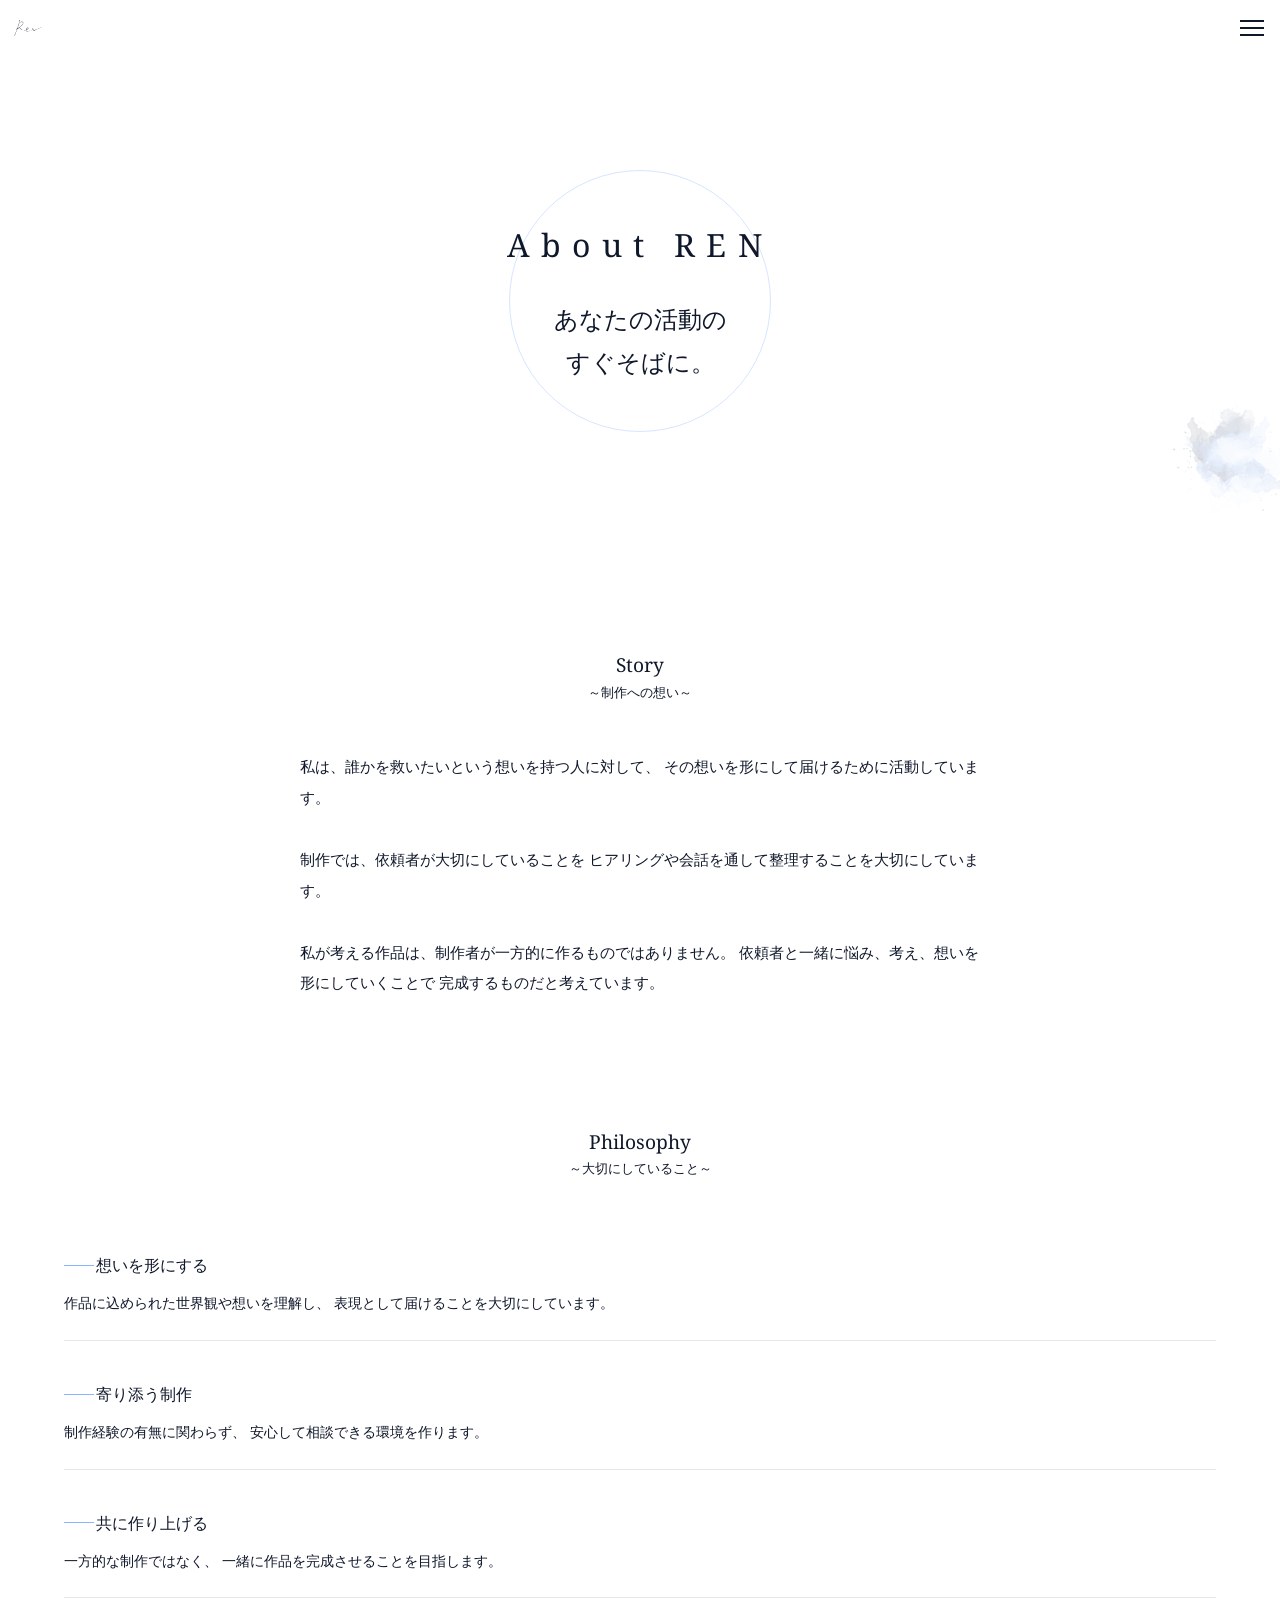
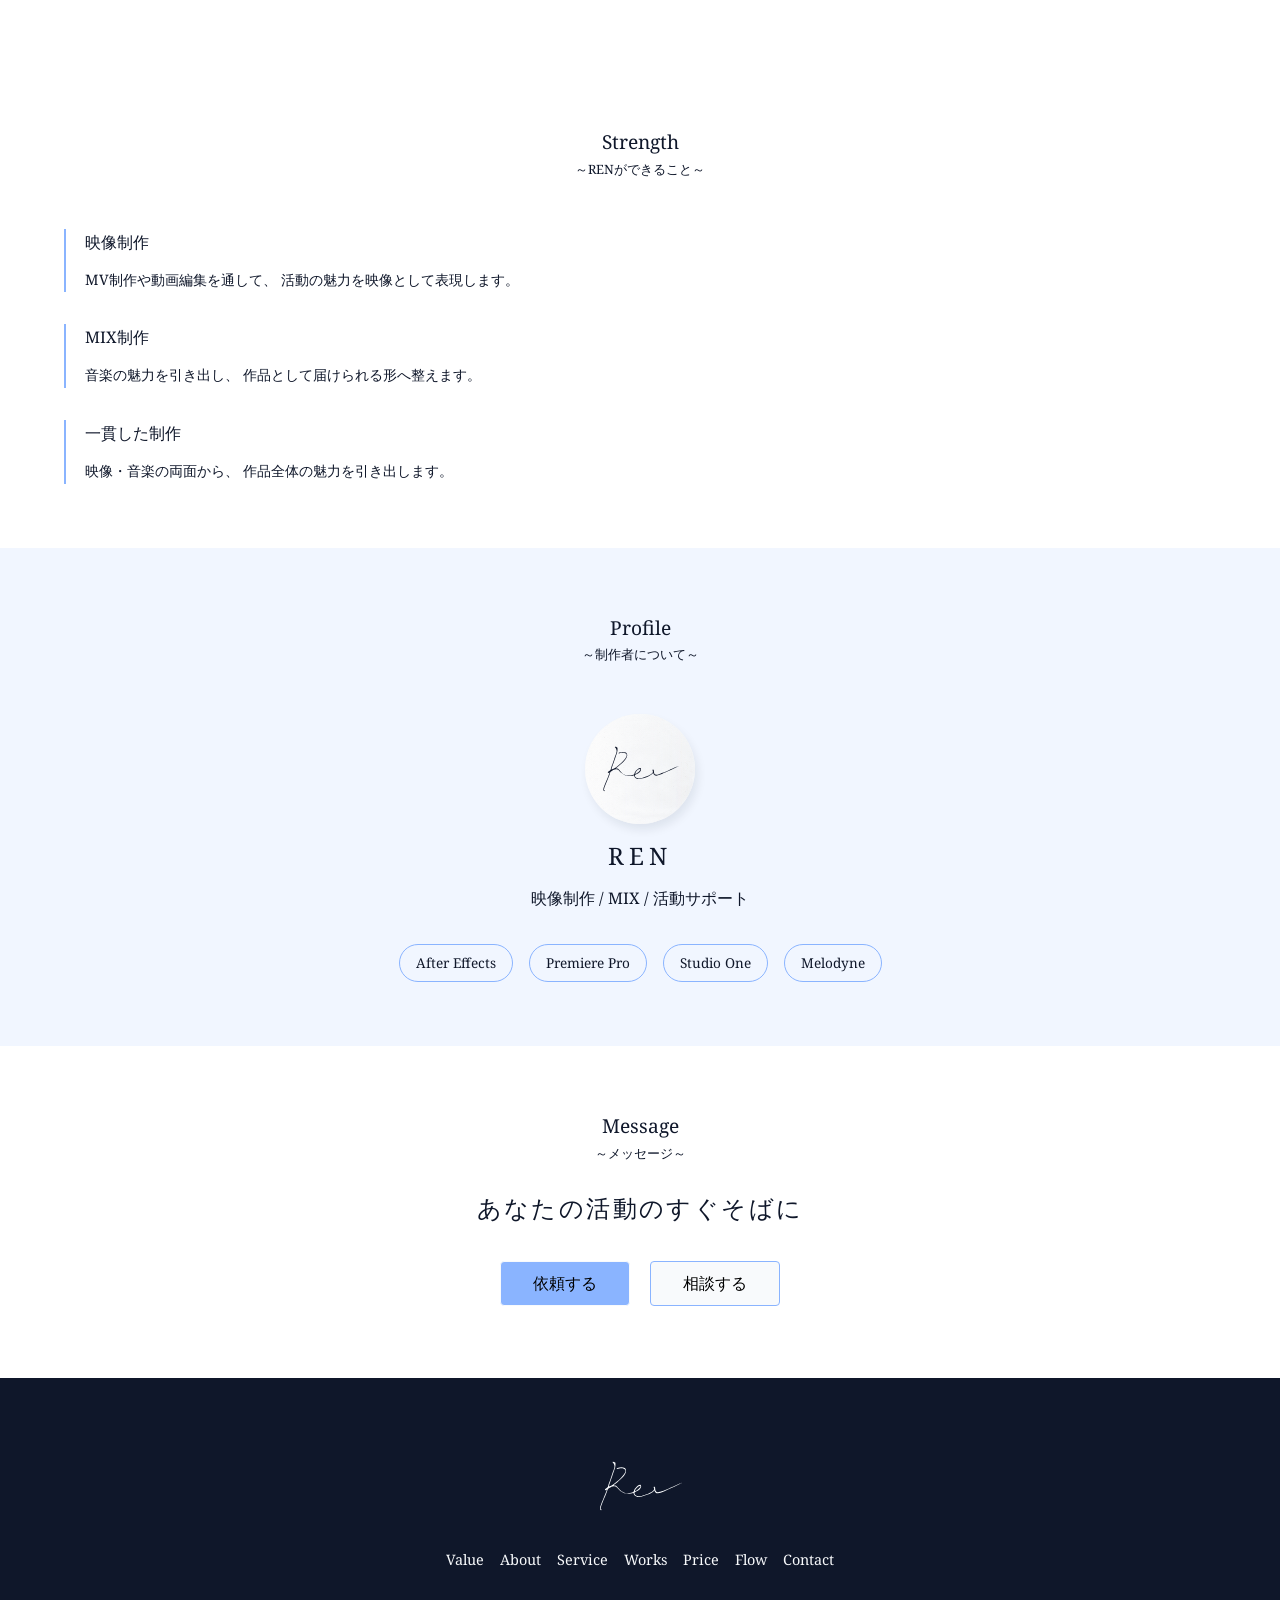
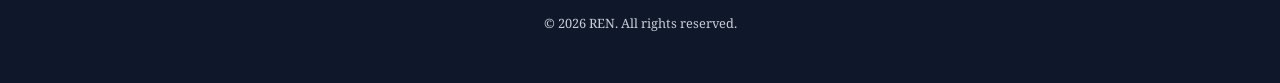
<file: 1_PJF/pages/about.html>
<!DOCTYPE html>
<html lang="ja">

   <head>
      <meta charset="UTF-8">
      <meta name="viewport" content="width=device-width, initial-scale=1.0">
      <title>About | REN</title>
      <meta name="description" content="映像制作・MIXを通して活動を支えるクリエイターRENについて紹介します。">
      <!-- Font -->
      <link rel="preconnect" href="https://fonts.googleapis.com">
      <link rel="preconnect" href="https://fonts.gstatic.com" crossorigin>
      <link href="https://fonts.googleapis.com/css2?family=Noto+Serif:ital,wght@0,100..900;1,100..900&display=swap" rel="stylesheet">
      <!-- CSS -->
      <link rel="stylesheet" href="/1_PJF/CSS/reset.css">
      <link rel="stylesheet" href="/1_PJF/CSS/variables.css">
      <link rel="stylesheet" href="/1_PJF/CSS/common.css">
      <link rel="stylesheet" href="/1_PJF/CSS/layout.css">
      <link rel="stylesheet" href="/1_PJF/CSS/components.css">
      <link rel="stylesheet" href="/1_PJF/CSS/about.css">
   </head>

   <body>
      <!-- Header -->
      <div id="header"></div>

      <main>
         <!-- About Hero -->
         <section class="about-hero">
            <div class="container">
               <h1>
                     About REN
               </h1>
               <p>
                     あなたの活動の<br>
                     すぐそばに。
               </p>
            </div>
         </section>

         <!-- Story -->
         <section class="about-story section">
            <div class="container">
               <div class="section-title">
                     <h2>
                        Story
                     </h2>
                     <p>
                        ～制作への想い～
                     </p>
               </div>
              <div class="about-text">
                  <p>
                     私は、誰かを救いたいという想いを持つ人に対して、
                     その想いを形にして届けるために活動しています。
                  </p>

                  <p>
                     制作では、依頼者が大切にしていることを
                     ヒアリングや会話を通して整理することを大切にしています。
                  </p>

                  <p>
                     私が考える作品は、制作者が一方的に作るものではありません。
                     依頼者と一緒に悩み、考え、想いを形にしていくことで
                     完成するものだと考えています。
                  </p>

               </div>
            </div>
         </section>

         <!-- Philosophy -->
         <section class="about-philosophy section">
            <div class="container">
               <div class="section-title">
                     <h2>
                        Philosophy
                     </h2>
                     <p>
                        ～大切にしていること～
                     </p>
               </div>
               <div class="philosophy-list">
                     <article class="philosophy-item">
                        <h3>
                           想いを形にする
                        </h3>
                        <p>
                           作品に込められた世界観や想いを理解し、
                           表現として届けることを大切にしています。
                        </p>
                     </article>

                     <article class="philosophy-item">
                        <h3>
                           寄り添う制作
                        </h3>
                        <p>
                           制作経験の有無に関わらず、
                           安心して相談できる環境を作ります。
                        </p>
                     </article>

                     <article class="philosophy-item">
                        <h3>
                           共に作り上げる
                        </h3>
                        <p>
                           一方的な制作ではなく、
                           一緒に作品を完成させることを目指します。
                        </p>
                     </article>
               </div>
            </div>
         </section>

         <!-- Strength -->
         <section class="about-strength section">
            <div class="container">
               <div class="section-title">
                     <h2>
                        Strength
                     </h2>
                     <p>
                        ～RENができること～
                     </p>
               </div>
               <div class="strength-list">
                     <article class="strength-item">
                        <h3>
                           映像制作
                        </h3>
                        <p>
                           MV制作や動画編集を通して、
                           活動の魅力を映像として表現します。
                        </p>
                     </article>

                     <article class="strength-item">
                        <h3>
                           MIX制作
                        </h3>
                        <p>
                           音楽の魅力を引き出し、
                           作品として届けられる形へ整えます。
                        </p>
                     </article>

                     <article class="strength-item">
                        <h3>
                           一貫した制作
                        </h3>
                        <p>
                           映像・音楽の両面から、
                           作品全体の魅力を引き出します。
                        </p>
                     </article>
               </div>
            </div>
         </section>

         <!-- Profile -->
         <section class="about-profile section">
            <div class="container">
               <div class="section-title">
                     <h2>
                        Profile
                     </h2>
                     <p>
                        ～制作者について～
                     </p>
               </div>
               <div class="profile-content">
                     <img src="/images/個人活動ロゴ_ロゴ.svg" alt="RENのプロフィール画像">
                     <h3>
                        REN
                     </h3>
                     <p>
                        映像制作 / MIX / 活動サポート
                     </p>
                     <ul>
                        <li>
                           After Effects
                        </li>
                        <li>
                           Premiere Pro
                        </li>
                        <li>
                           Studio One
                        </li>
                        <li>
                           Melodyne
                        </li>
                     </ul>
               </div>
            </div>
         </section>

         <!-- Message -->
         <section class="about-message section">
            <div class="container">
               <div class="section-title">
                     <h2>
                        Message
                     </h2>
                     <p>
                        ～メッセージ～
                     </p>
               </div>

               <p>
                     あなたの活動のすぐそばに
               </p>
               <div class="about-cta">

                  <a href="https://docs.google.com/forms/d/e/1FAIpQLScAoAD_Q40mrKBWlBlf5Ea4ui6yTYV11xAYUg3yHE2wqwMzaw/viewform?usp=dialog" class="btn btn-primary"
                     target="_blank"
                     rel="noopener noreferrer">
                     依頼する
                  </a>
                  <a href="https://docs.google.com/forms/d/e/1FAIpQLScMtEHb3IhLRlhFY7k5L69Wm91a-fYlpV9A3SlL2iJXBz1dPQ/viewform?usp=dialog" class="btn btn-secondary"
                     target="_blank"
                     rel="noopener noreferrer">
                     相談する
                  </a>
               </div>
            </div>
         </section>
      </main>

      <!-- Footer -->
      <div id="footer"></div>

      <script src="../JS/main.js"></script>

   </body>
</html>
</file>
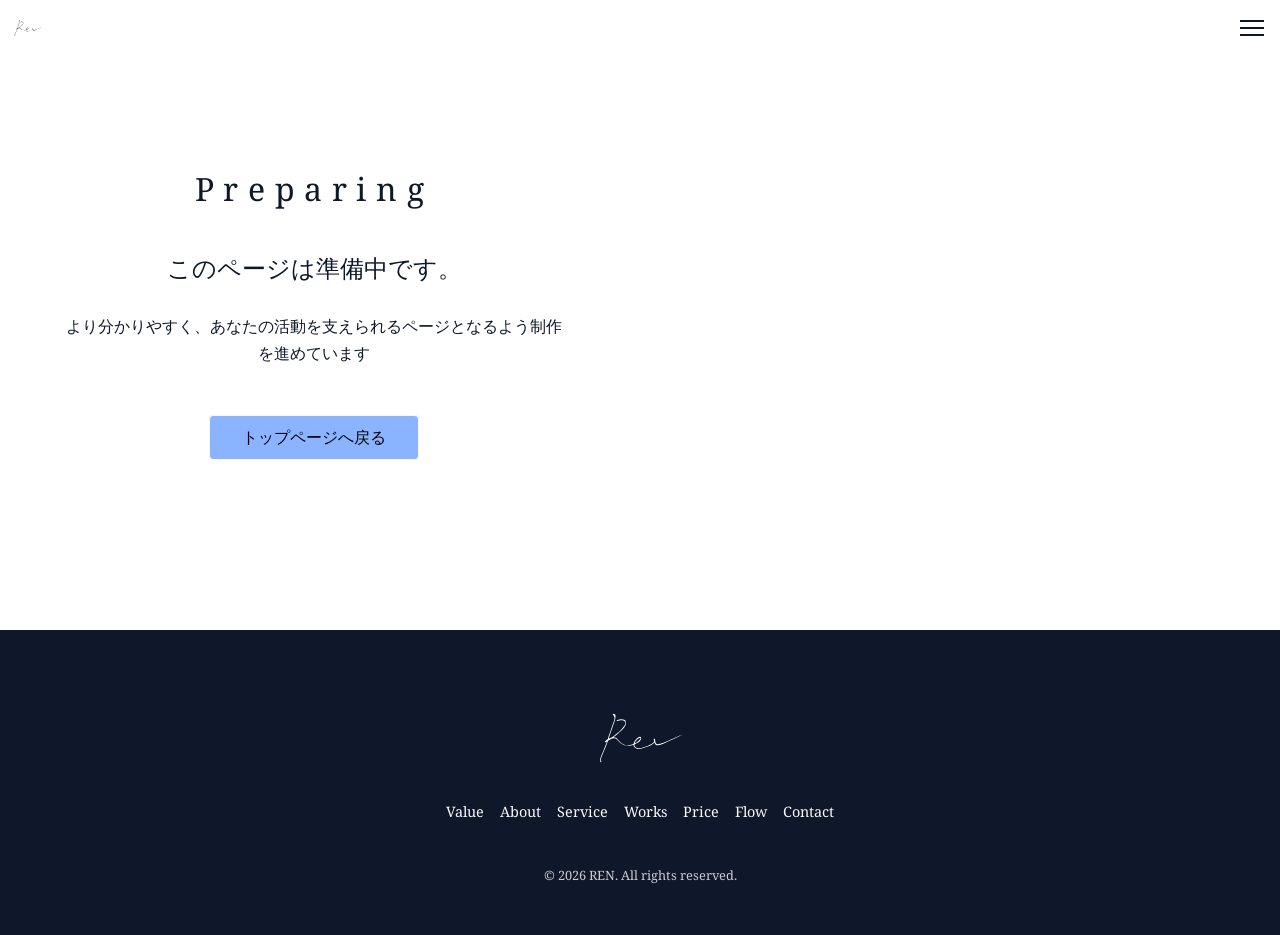
<file: 1_PJF/pages/preparing.html>
<!DOCTYPE html>
<html lang="ja">

   <head>
      <meta charset="UTF-8">
      <meta name="viewport" content="width=device-width, initial-scale=1.0">
      <title>About | REN</title>
      <meta name="description" content="映像制作・MIXを通して活動を支えるクリエイターRENについて紹介します。">
      <!-- Font -->
      <link rel="preconnect" href="https://fonts.googleapis.com">
      <link rel="preconnect" href="https://fonts.gstatic.com" crossorigin>
      <link href="https://fonts.googleapis.com/css2?family=Noto+Serif:ital,wght@0,100..900;1,100..900&display=swap" rel="stylesheet">
      <!-- CSS -->
      <link rel="stylesheet" href="/1_PJF/CSS/reset.css">
      <link rel="stylesheet" href="/1_PJF/CSS/variables.css">
      <link rel="stylesheet" href="/1_PJF/CSS/common.css">
      <link rel="stylesheet" href="/1_PJF/CSS/layout.css">
      <link rel="stylesheet" href="/1_PJF/CSS/components.css">
      <link rel="stylesheet" href="/1_PJF/CSS/preparing.css">
   </head>

   <body>
      <!-- Header -->
      <div id="header"></div>

      <main>
         <section class="preparing section">
            <div class="container">
               <div class="preparing-content">
                  <h1>
                     Preparing
                  </h1>
                  <p class="preparing-lead">
                     このページは準備中です。
                  </p>
                  <p>
                     より分かりやすく、あなたの活動を支えられるページとなるよう制作を進めています
                  </p>
                  <a href="/index.html" class="btn btn-primary">
                     トップページへ戻る
                  </a>
               </div>
            </div>
         </section>
      </main>

      <!-- Footer -->
      <div id="footer"></div>

      <!-- JS -->
      <script src="/1_PJF/JS/main.js"></script>
   </body>
</html>
</file>
<file: 1_PJF/CSS/variables.css>
/*-------------------------------- 
   Variables
---------------------------------*/
:root {
   
   /*色*/
   --color-base: #0F172A;
   --color-main: #3F63C8;
   --color-accent: #8AB4FF;
   --color-white: #F8FAFC;

   /* RGB（透明度調整用） */
   --rgb-base:15,23,42;
   --rgb-main:63,99,200;
   --rgb-accent:138,180,255;
   --rgb-white:248,250,252;


   /*フォントサイズ*/
   --font-small: 1rem;
   --font-medium: 1.5rem;
   --font-large: 2rem;

   /*シャドウ*/
   --shadow: 3px 6px 10px rgba(15,23,42,0.08);

   /*丸み*/
   --radius: 20px;

}
</file>
<file: 1_PJF/CSS/common.css>
/*-------------------------------- 
   Base Styles
---------------------------------*/

body{
   font-family: "Noto Serif", serif;
   font-weight: 400;
   font-size: var(--font-small);
   line-height: 1.7;
   color: var(--color-base);
}

img{
   max-width: 100%;
   display: block;
}

section{
   padding: 4rem 0rem;
}

.section-title{
   text-align: center;
}
.section-title h2{
   font-size:1.2rem;
   font-weight: 400;
}
.section-title p{
   font-size: 0.8rem;
}

.container{
   width: 100%;
   max-width: 1200px;
   margin: 0 auto;
   padding: 0 1.5rem;
}

.text-center{
   text-align: center;
}

/*-------------------------------- 
   hamburger Styles
---------------------------------*/

.hamburger{
   width: 40px;
   height: 40px;
   background-color: transparent;
   border: none;
}

.hamburger span{
   display: block;
   width: 24px;
   height: 2px;
   background-color: var(--color-base);
   margin: 5px auto;
   transition: 0.3s;
}

/*-------------------------------- 
   hamburger animation Styles
---------------------------------*/

.hamburger.active span:nth-child(1){
   transform: translateY(7px) rotate(45deg);
}

.hamburger.active span:nth-child(2){
   opacity: 0;
}

.hamburger.active span:nth-child(3){
   transform: translateY(-7px) rotate(-45deg);
}
</file>
<file: 1_PJF/CSS/layout.css>
/*-------------------------------- 
   Header Styles 
---------------------------------*/

.header{
   width: 100%;
   display: flex;
   justify-content: space-between;
   align-items: center;
   padding: 0.5rem;
   position: fixed;
   top: 0;
   left: 0;
   z-index: 100;
   background-color: rgba(255, 255, 255, 0.8);
}

.header-logo img{
   width: 40px;
   height: auto;
}

/*-------------------------------- 
   Navigation Styles
---------------------------------*/

.nav{
   display: none;
   position: absolute;
   top: 100%;
   left: 0;
   width: 100%;
   background-color: var(--color-white);
}

.nav.active{
   display: block;
}

.nav ul{
   list-style: none;
}

.nav a{
   display: block;
   padding: 1rem;
   color: var(--color-base);
   text-decoration: none;
}

/*-------------------------------- 
   Footer Styles
---------------------------------*/

.footer{
   padding:3rem 1rem;
   background-color:var(--color-base);
   color:var(--color-white);
}

.footer-logo{
   display:flex;
   justify-content:center;
   align-items:center;
   margin-bottom: 0rem;
}

.footer-logo img{
   width: 120px;
   height: auto;
}

.footer-nav{
   margin-top:0rem;
}

.footer-nav ul{
   list-style:none;
   display:flex;
   justify-content: center;
   align-items:center;
   gap:1rem;
   flex-wrap: wrap;
}
.footer-nav a{
   font-size: 0.9rem;
   color:var(--color-white);
   text-decoration:none;
}

.copyright{
   margin-top:2.5rem;
   text-align:center;
   font-size:0.8rem;
   opacity:0.8;
}
</file>
<file: 1_PJF/CSS/components.css>
.btn{
   display: inline-block;
   padding: 0.5rem 2rem;
   text-decoration: none;
   border-radius: 4px;
   margin: 0.5rem;
   cursor: pointer;
}

.btn-primary{
   background-color: var(--color-accent);
   border: 1px solid var(--color-white);
   color: black;
}

.btn-secondary{
   background-color: var(--color-white);
   border: 1px solid var(--color-accent);
   color: black;
}

.card{
   width: 100%;
   max-width: 320px;
   background-color: var(--color-white);
   border-radius: var(--radius);
   overflow: hidden;
   box-shadow: var(--shadow);
}

/*-------------------------------- 
   Modal Styles
---------------------------------*/

.modal{
   opacity: 0;
   visibility: hidden;
   position: fixed;
   inset: 0;
   background-color: rgba(0, 0, 0, 0.7);
   display: flex;
   justify-content: center;
   align-items: center;
   transition: opacity 0.75s ease;
   z-index: 1000;
}

.modal.active{
   opacity: 1;
   visibility: visible;
}

.modal-content{
   transform: scale(0.9);
   transition: transform 0.75s ease;
   position: relative;
   width: 90%;
   max-width: 900px;
   background-color: var(--color-white);
   padding: 1rem;
   border-radius: var(--radius);
}

.modal-content iframe{
   width: 100%;
   aspect-ratio: 16/9;
   border-radius: var(--radius);
}

.close{
   position: absolute;
   top: -40px;
   right: 0;
   border: none;
   background:none;
   color: var(--color-white);
   font-size: 2rem;
   cursor: pointer;
}

.modal.active .modal-content{
   transform: scale(1);
}

/*-------------------------------- 
   Accordion Styles
---------------------------------*/

.accordion-title{
   width: 100%;
   padding: 0.5rem 1rem;
   position: relative;
   display: flex;
   justify-content: center;
   align-items: center;
   background-color: var(--color-main);
   border: none;
   font-size: 1.1rem;
   color: var(--color-white);
   box-shadow: var(--shadow);
   margin-bottom: 0.5rem;
}

.accordion-icon{
   position: absolute;
   right: 1rem;
   
   width: 1rem;
   height: 1rem;

   transition: transform 0.3s ease;
}

/*横棒*/
.accordion-icon::before,
.accordion-icon::after{
   content: "";
   position: absolute;
   width: 100%;
   height: 2px;
   background-color: var(--color-white);
   top: 50%;
   left: 0;
   transform-origin: center;
}

/*縦棒*/
.accordion-icon::after{
   transform: rotate(90deg);
}

/*開いた状態*/
.accordion-item.active .accordion-icon{
   transform: rotate(45deg);
}

.accordion-content{
   text-align: left;
   max-height: 0;
   overflow: hidden;
   padding: 0 1.5rem;
   transition: max-height 1s ease,padding 0.3s ease;
}

.accordion-item.active .accordion-content{
   max-height: 500px;
   padding: 0 1.5rem;
}
</file>
<file: 1_PJF/CSS/about.css>
/*-------------------------------- 
	About Hero Styles
---------------------------------*/
.about-hero{
	position: relative;
	min-height: 65vh;
	display: flex;
	justify-content: center;
	align-items: center;
	text-align: center;
	padding: 5rem 1rem 4rem;
	overflow: hidden;
}

.about-hero::before{
	content: "";
	position: absolute;
	width: 260px;
	height: 260px;
	border: 1px solid var(--color-accent);
	border-radius: 50%;
	opacity: 0.35;
}

.about-hero::after{
	content:"";
	position:absolute;
	width:250px;
	height:250px;
	background:url("/images/水彩インク素材＿色有.png");
	background-size:contain;
	background-repeat:no-repeat;
	right:-80px;
	bottom:-50px;
	opacity:0.25;
}

.about-hero .container{
	position: relative;
	z-index: 1;
}

.about-hero h1{
	font-size: var(--font-large);
	font-weight: 400;
	letter-spacing: 0.35em;
}

.about-hero p{
	margin-top: 1.5rem;
	font-size: var(--font-medium);
	line-height: 1.8;
}

/*-------------------------------- 
	Story Styles
---------------------------------*/

.about-text{
	max-width: 680px;
	margin: 3rem auto 0;
	text-align: left;
	line-height: 2;
	font-size: 0.95rem;
}

.about-text p + p{
	margin-top: 2rem;
}

/*-------------------------------- 
	Philosophy Styles
---------------------------------*/

.philosophy-list{
	display: flex;
	flex-direction: column;
	gap: 1rem;
	margin-top: 3rem;
}

.philosophy-item{
	position:relative;
	padding:1.5rem 0;
	background:none;
	box-shadow:none;
	border-bottom:1px solid rgba(15,23,42,0.1);
}

.philosophy-item::before{
	content:"";
	position:absolute;
	left:0;
	top:2.3rem;
	width:30px;
	height:1px;
	background-color:var(--color-accent);
}

.philosophy-item h3{
	padding-left:2rem;
}

.philosophy-item p,
.strength-item p{
	margin-top: 0.75rem;
	font-size: 0.9rem;
}

/*-------------------------------- 
	Strength Styles
---------------------------------*/
.strength-list{
	display: flex;
	flex-direction: column;
	gap: 2rem;
	margin-top: 3rem;
}

.strength-item{
	position: relative;
	padding-left: 1.2rem;
	border-left: 2px solid var(--color-accent);
}

/*-------------------------------- 
	Profile Styles
---------------------------------*/
.about-profile{
	background-color: rgba(138, 180, 255, 0.12);
}

.profile-content{
	max-width: 520px;
	margin: 3rem auto 0;
	text-align: center;
}

.profile-content img{
	width: 110px;
	height: 110px;
	border-radius: 50%;
	margin: 0 auto;
	object-fit: cover;
	background-color: var(--color-white);
	box-shadow: var(--shadow);
}

.profile-content h3{
	font-size: var(--font-medium);
	font-weight: 400;
	letter-spacing: 0.2em;
	margin-top: 0.75rem;
}

.profile-content p{
	margin-top: 0.5rem;
}

.profile-content ul{
	display: flex;
	justify-content: center;
	gap: 0.5rem 1rem;
	flex-wrap: wrap;
	margin-top: 2rem;
	padding: 0;
	list-style: none;
	font-size: 0.9rem;
}

.profile-content ul li{
	display:inline-block;
   padding:0.4rem 1rem;
   border:1px solid var(--color-accent);
   border-radius: 20px;
   font-size:0.85rem;
}

/*-------------------------------- 
	Message Styles
---------------------------------*/
.about-message{
	text-align: center;
}

.about-message > .container > p{
	margin-top: 1.5rem;
	font-size: var(--font-medium);
	letter-spacing: 0.1em;
}

.about-cta{
	margin-top: 1.5rem;
}
</file>
<file: 1_PJF/CSS/preparing.css>
/*--------------------------------
   Preparing Styles
--------------------------------*/

.preparing{
    min-height:70vh;
    display:flex;
    justify-content:center;
    align-items:center;
    text-align:center;
}


.preparing-content{
    max-width:500px;
}


.preparing-content h1{
    font-size:var(--font-large);
    letter-spacing:0.3em;
}


.preparing-lead{
    margin-top:2rem;
    font-size:var(--font-medium);
}


.preparing-content p + p{
    margin-top:1.5rem;
}


.preparing-content .btn{
    margin-top:3rem;
}
</file>
